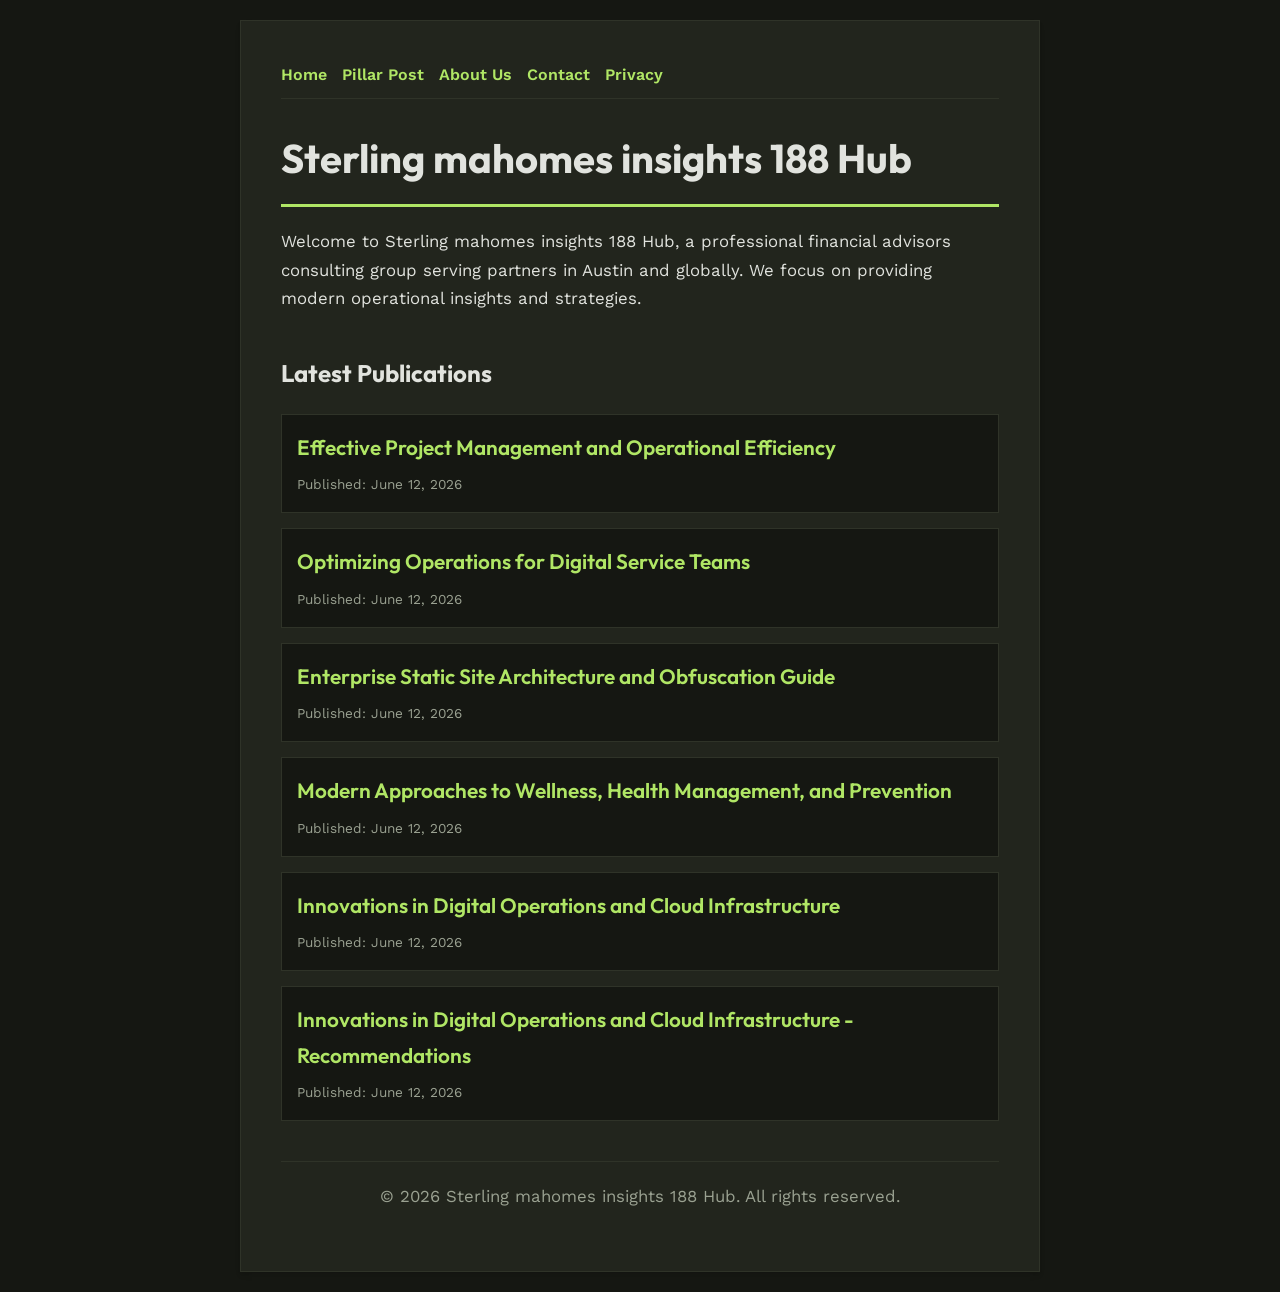
<file: index.html>
<!DOCTYPE html>
<html lang="en">
<head>
    <meta charset="UTF-8">
    <meta name="viewport" content="width=device-width, initial-scale=1.0">
    <title>Sterling mahomes insights 188 Hub | Financial Advisors - Austin</title>
    <meta name="description" content="Welcome to Sterling mahomes insights 188 Hub, a professional financial advisors consulting group serving partners in Austin and globally. We focus on providing modern operational insights and strategies.">
    <meta name="geo.region" content="US-TX" />
    <meta name="geo.placename" content="Austin" />
    <meta name="geo.position" content="30.2672;-97.7431" />
    <meta name="ICBM" content="30.2672, -97.7431" />
    <link rel="stylesheet" href="style.css">
    <script type="application/ld+json">
{
  "@context": "https://schema.org",
  "@type": "LocalBusiness",
  "name": "Sterling mahomes insights 188 Hub",
  "url": "https://sterling-mahomes-insights-188.github.io",
  "telephone": "+1-512-555-0188",
  "address": {
    "@type": "PostalAddress",
    "addressLocality": "Austin",
    "addressRegion": "TX",
    "postalCode": "78701",
    "addressCountry": "US"
  },
  "geo": {
    "@type": "GeoCoordinates",
    "latitude": 30.2672,
    "longitude": -97.7431
  }
}
</script>
</head>
<body>
    
        <div class="container" style="max-width: 800px;">
            <nav style="display: flex; gap: 15px; margin-bottom: 25px; border-bottom: 1px solid var(--border-color); padding-bottom: 10px; overflow-x: auto; flex-wrap: wrap;">
            <a href="index.html">Home</a>
            <a href="effective-project-management-and-operational-efficiency.html">Pillar Post</a>
            <a href="about.html">About Us</a>
            <a href="contact.html">Contact</a>
            <a href="privacy.html">Privacy</a>
        </nav>
            <h1>Sterling mahomes insights 188 Hub</h1>
            <p>Welcome to Sterling mahomes insights 188 Hub, a professional financial advisors consulting group serving partners in Austin and globally. We focus on providing modern operational insights and strategies.</p>
            <h2 style="margin-top: 40px;">Latest Publications</h2>
            <ul style="list-style-type: none; padding-left: 0;">
                <li style="background: var(--bg-color); padding: 15px; border-radius: var(--border-radius); border: 1px solid var(--border-color); margin-bottom: 15px;">
                <h3 style="margin-bottom: 5px; font-size: 1.3rem;"><a href="effective-project-management-and-operational-efficiency.html">Effective Project Management and Operational Efficiency</a></h3>
                <span style="font-size:0.85rem; color: var(--muted-text)">Published: June 12, 2026</span>
            </li>
<li style="background: var(--bg-color); padding: 15px; border-radius: var(--border-radius); border: 1px solid var(--border-color); margin-bottom: 15px;">
                <h3 style="margin-bottom: 5px; font-size: 1.3rem;"><a href="optimizing-operations-for-digital-service-teams.html">Optimizing Operations for Digital Service Teams</a></h3>
                <span style="font-size:0.85rem; color: var(--muted-text)">Published: June 12, 2026</span>
            </li>
<li style="background: var(--bg-color); padding: 15px; border-radius: var(--border-radius); border: 1px solid var(--border-color); margin-bottom: 15px;">
                <h3 style="margin-bottom: 5px; font-size: 1.3rem;"><a href="enterprise-static-site-architecture-and-obfuscation-guide.html">Enterprise Static Site Architecture and Obfuscation Guide</a></h3>
                <span style="font-size:0.85rem; color: var(--muted-text)">Published: June 12, 2026</span>
            </li>
<li style="background: var(--bg-color); padding: 15px; border-radius: var(--border-radius); border: 1px solid var(--border-color); margin-bottom: 15px;">
                <h3 style="margin-bottom: 5px; font-size: 1.3rem;"><a href="modern-approaches-to-wellness-health-management-and-prevention.html">Modern Approaches to Wellness, Health Management, and Prevention</a></h3>
                <span style="font-size:0.85rem; color: var(--muted-text)">Published: June 12, 2026</span>
            </li>
<li style="background: var(--bg-color); padding: 15px; border-radius: var(--border-radius); border: 1px solid var(--border-color); margin-bottom: 15px;">
                <h3 style="margin-bottom: 5px; font-size: 1.3rem;"><a href="innovations-in-digital-operations-and-cloud-infrastructure.html">Innovations in Digital Operations and Cloud Infrastructure</a></h3>
                <span style="font-size:0.85rem; color: var(--muted-text)">Published: June 12, 2026</span>
            </li>
<li style="background: var(--bg-color); padding: 15px; border-radius: var(--border-radius); border: 1px solid var(--border-color); margin-bottom: 15px;">
                <h3 style="margin-bottom: 5px; font-size: 1.3rem;"><a href="innovations-in-digital-operations-and-cloud-infrastructure-recommendations.html">Innovations in Digital Operations and Cloud Infrastructure - Recommendations</a></h3>
                <span style="font-size:0.85rem; color: var(--muted-text)">Published: June 12, 2026</span>
            </li>

            </ul>
            <footer>
                <p>&copy; 2026 Sterling mahomes insights 188 Hub. All rights reserved.</p>
            </footer>
        </div>
        
</body>
</html>
</file>
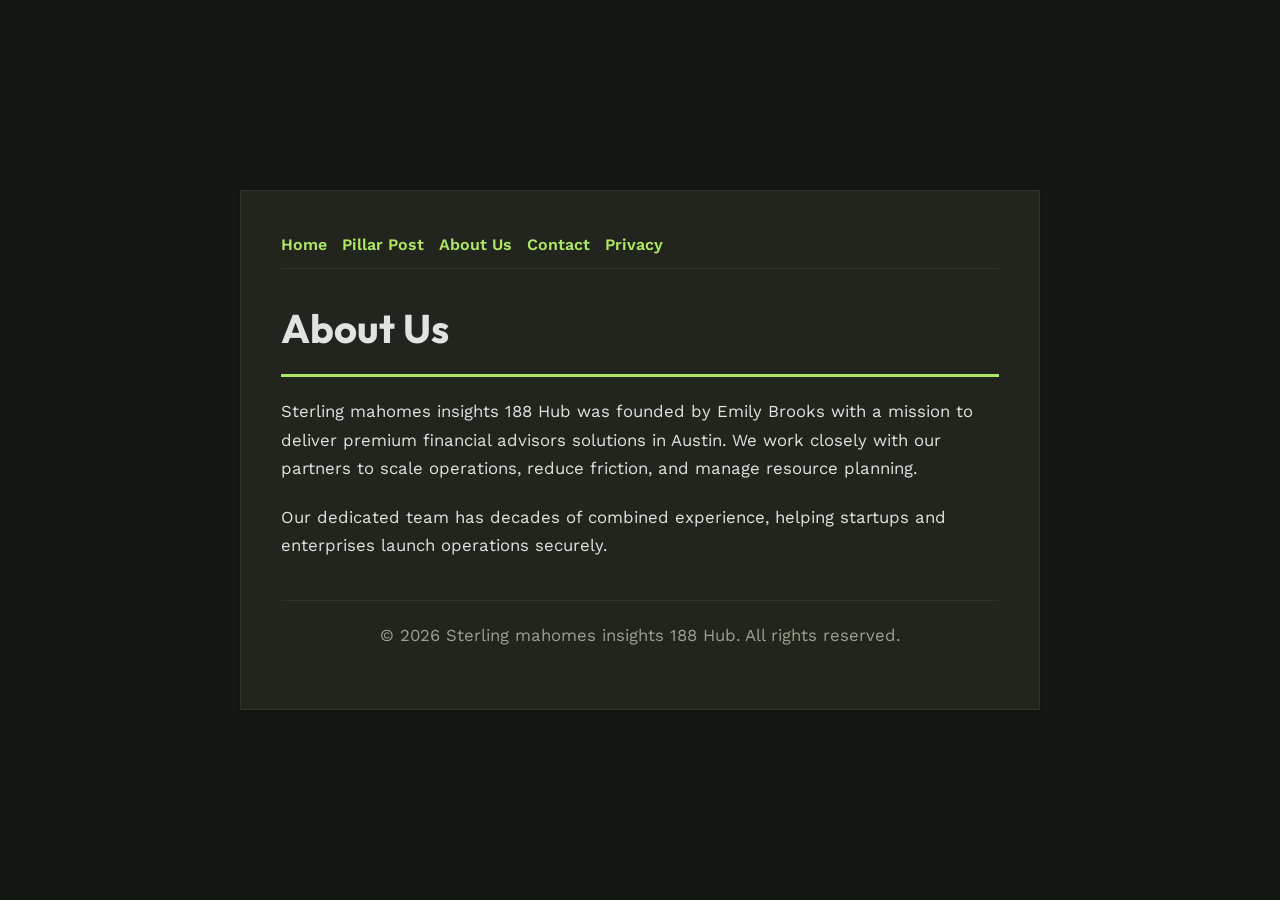
<file: about.html>
<!DOCTYPE html>
<html lang="en">
<head>
    <meta charset="UTF-8">
    <meta name="viewport" content="width=device-width, initial-scale=1.0">
    <title>About Us | Sterling mahomes insights 188 Hub</title>
    <meta name="description" content="Sterling mahomes insights 188 Hub was founded by Emily Brooks with a mission to deliver premium financial advisors solutions in Austin. We work closely with our partners to scale operations, reduce friction, and manage resource planning.">
    <meta name="geo.region" content="US-TX" />
    <meta name="geo.placename" content="Austin" />
    <meta name="geo.position" content="30.2672;-97.7431" />
    <meta name="ICBM" content="30.2672, -97.7431" />
    <link rel="stylesheet" href="style.css">
</head>
<body>
    
        <div class="container" style="max-width: 800px;">
            <nav style="display: flex; gap: 15px; margin-bottom: 25px; border-bottom: 1px solid var(--border-color); padding-bottom: 10px; overflow-x: auto; flex-wrap: wrap;">
            <a href="index.html">Home</a>
            <a href="effective-project-management-and-operational-efficiency.html">Pillar Post</a>
            <a href="about.html">About Us</a>
            <a href="contact.html">Contact</a>
            <a href="privacy.html">Privacy</a>
        </nav>
            <h1>About Us</h1>
            <p>Sterling mahomes insights 188 Hub was founded by Emily Brooks with a mission to deliver premium financial advisors solutions in Austin. We work closely with our partners to scale operations, reduce friction, and manage resource planning.</p>
            <p>Our dedicated team has decades of combined experience, helping startups and enterprises launch operations securely.</p>
            <footer>
                <p>&copy; 2026 Sterling mahomes insights 188 Hub. All rights reserved.</p>
            </footer>
        </div>
        
</body>
</html>
</file>
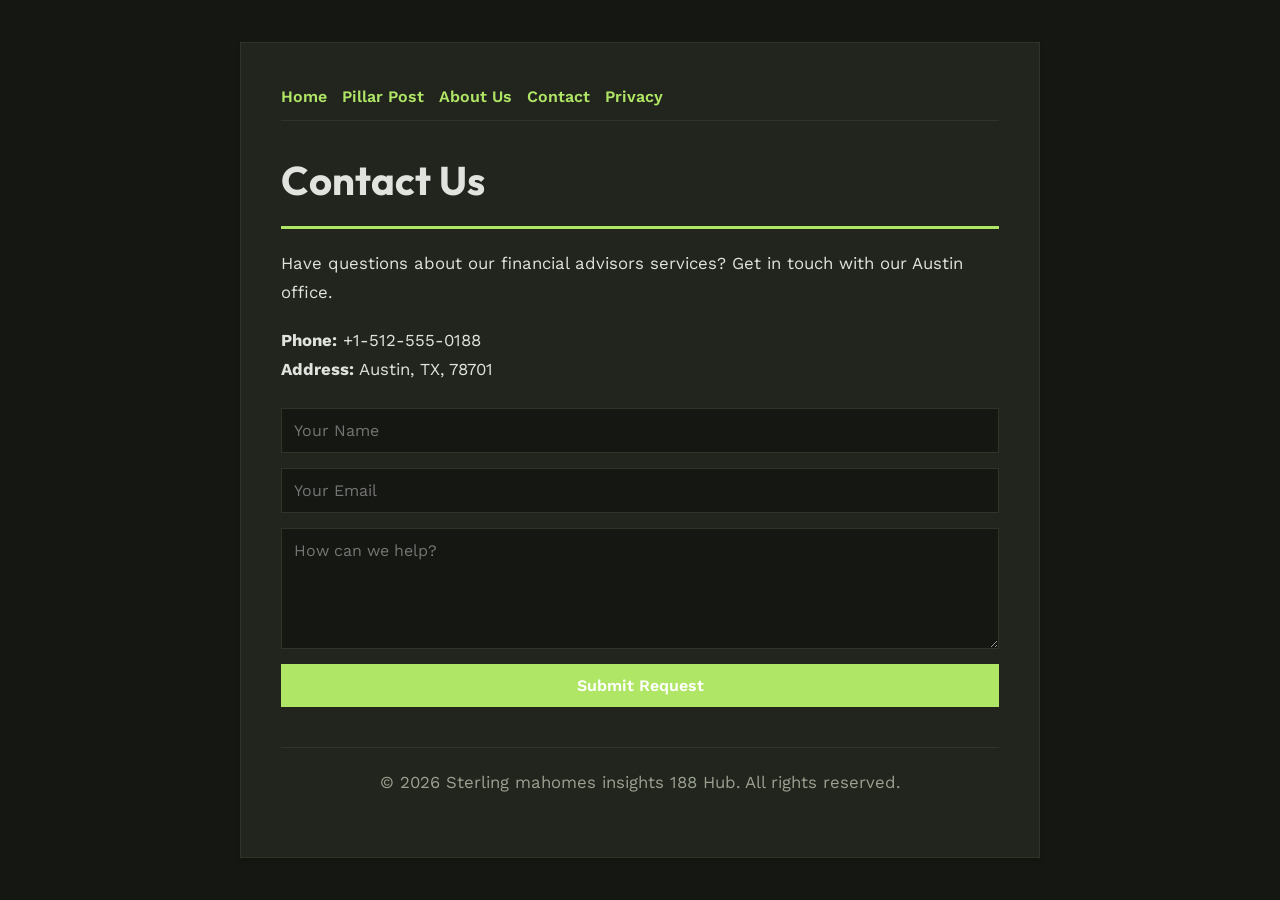
<file: contact.html>
<!DOCTYPE html>
<html lang="en">
<head>
    <meta charset="UTF-8">
    <meta name="viewport" content="width=device-width, initial-scale=1.0">
    <title>Contact Us | Sterling mahomes insights 188 Hub</title>
    <meta name="description" content="Have questions about our financial advisors services? Get in touch with our Austin office.">
    <meta name="geo.region" content="US-TX" />
    <meta name="geo.placename" content="Austin" />
    <meta name="geo.position" content="30.2672;-97.7431" />
    <meta name="ICBM" content="30.2672, -97.7431" />
    <link rel="stylesheet" href="style.css">
</head>
<body>
    
        <div class="container" style="max-width: 800px;">
            <nav style="display: flex; gap: 15px; margin-bottom: 25px; border-bottom: 1px solid var(--border-color); padding-bottom: 10px; overflow-x: auto; flex-wrap: wrap;">
            <a href="index.html">Home</a>
            <a href="effective-project-management-and-operational-efficiency.html">Pillar Post</a>
            <a href="about.html">About Us</a>
            <a href="contact.html">Contact</a>
            <a href="privacy.html">Privacy</a>
        </nav>
            <h1>Contact Us</h1>
            <p>Have questions about our financial advisors services? Get in touch with our Austin office.</p>
            <p><strong>Phone:</strong> +1-512-555-0188<br><strong>Address:</strong> Austin, TX, 78701</p>
            <form action="https://formspree.io/f/placeholder" method="POST">
                <input type="text" name="name" placeholder="Your Name" required>
                <input type="email" name="email" placeholder="Your Email" required>
                <textarea name="message" placeholder="How can we help?" rows="5" required></textarea>
                <button type="submit">Submit Request</button>
            </form>
            <footer>
                <p>&copy; 2026 Sterling mahomes insights 188 Hub. All rights reserved.</p>
            </footer>
        </div>
        
</body>
</html>
</file>
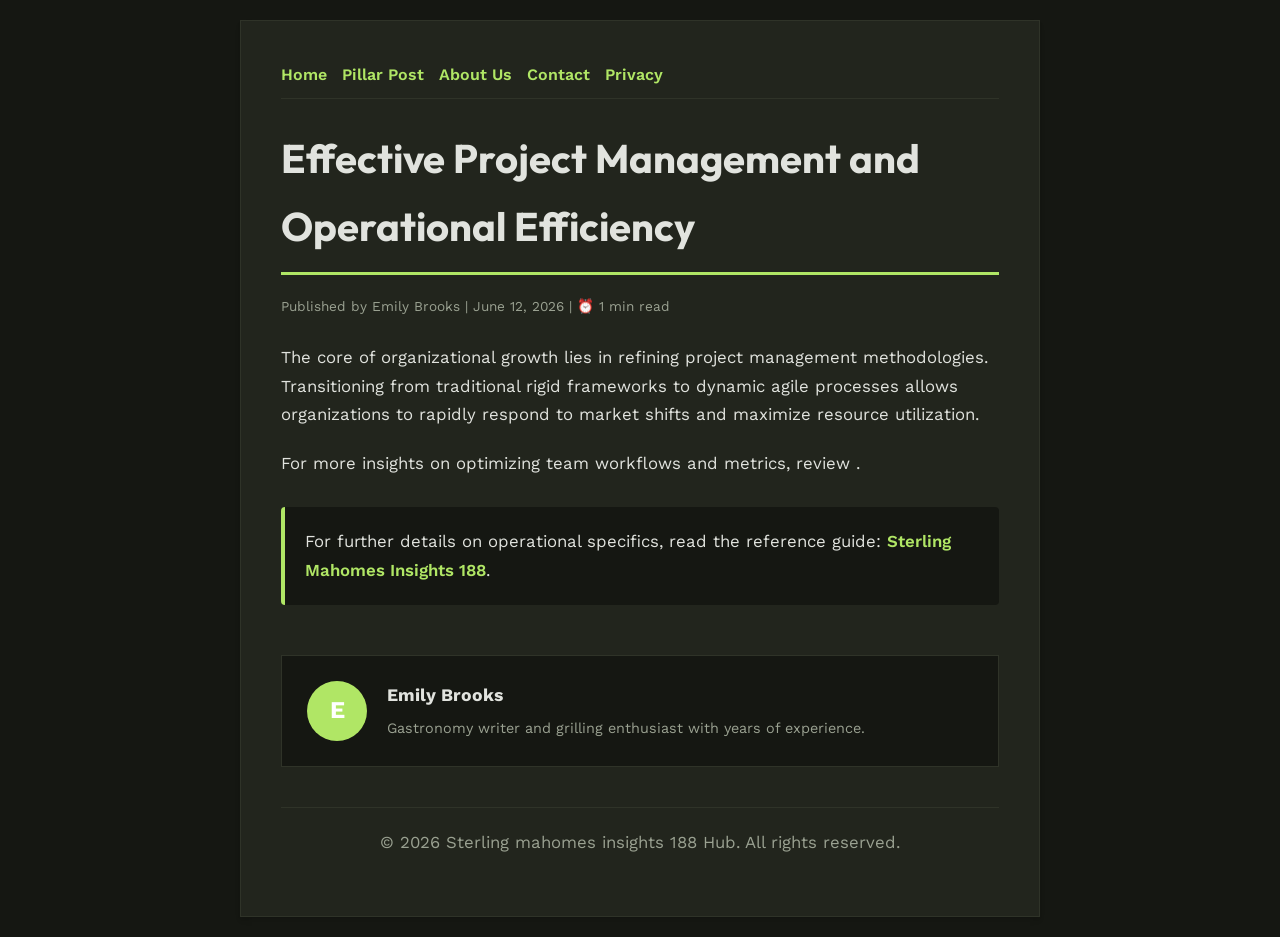
<file: effective-project-management-and-operational-efficiency.html>
<!DOCTYPE html>
<html lang="en">
<head>
    <meta charset="UTF-8">
    <meta name="viewport" content="width=device-width, initial-scale=1.0">
    <title>Effective Project Management and Operational Efficiency - Sterling mahomes insights 188 Hub</title>
    <meta name="description" content="Effective Project Management and Operational Efficiency">
    <meta name="geo.region" content="US-TX" />
    <meta name="geo.placename" content="Austin" />
    <meta name="geo.position" content="30.2672;-97.7431" />
    <meta name="ICBM" content="30.2672, -97.7431" />
    <link rel="stylesheet" href="style.css">
</head>
<body>
    
            <div class="container" style="max-width: 800px;">
                <nav style="display: flex; gap: 15px; margin-bottom: 25px; border-bottom: 1px solid var(--border-color); padding-bottom: 10px; overflow-x: auto; flex-wrap: wrap;">
            <a href="index.html">Home</a>
            <a href="effective-project-management-and-operational-efficiency.html">Pillar Post</a>
            <a href="about.html">About Us</a>
            <a href="contact.html">Contact</a>
            <a href="privacy.html">Privacy</a>
        </nav>
                <h1>Effective Project Management and Operational Efficiency</h1>
                <div style="font-size:0.85rem; color: var(--muted-text); margin-bottom: 25px;">
                    Published by Emily Brooks | June 12, 2026 | ⏰ 1 min read
                </div>
                <article style="margin-top: 20px;">
                    <p>The core of organizational growth lies in refining project management methodologies. Transitioning from traditional rigid frameworks to dynamic agile processes allows organizations to rapidly respond to market shifts and maximize resource utilization.</p>
<p>For more insights on optimizing team workflows and metrics, review .</p>
                    <div class="link-resource" style="margin-top: 30px; padding: 20px; border-left: 4px solid var(--primary-color); background: var(--bg-color); border-radius: 4px;"><p style="margin: 0;">For further details on operational specifics, read the reference guide: <strong><a href="https://lifewithamission.com/news-circuit-g/sterling-mahomes-down-syndrome-a-comprehensive-guide-to-understanding-and-supporting-individuals-with-down-syndrome.html">Sterling Mahomes Insights 188</a></strong>.</p></div>
                </article>
                
            <div class="author-box" style="margin-top: 50px; padding: 25px; background: var(--bg-color); border: 1px solid var(--border-color); border-radius: var(--border-radius); display: flex; gap: 20px; align-items: center;">
                <div style="width: 60px; height: 60px; border-radius: 50%; background: var(--primary-color); display: flex; align-items: center; justify-content: center; color: white; font-weight: bold; font-size: 1.5rem;">E</div>
                <div>
                    <h4 style="margin-bottom: 5px; font-weight: bold; font-size: 1.1rem;">Emily Brooks</h4>
                    <p style="margin: 0; font-size: 0.9rem; color: var(--muted-text);">Gastronomy writer and grilling enthusiast with years of experience.</p>
                </div>
            </div>
            
                <footer>
                    <p>&copy; 2026 Sterling mahomes insights 188 Hub. All rights reserved.</p>
                </footer>
            </div>
            
</body>
</html>
</file>
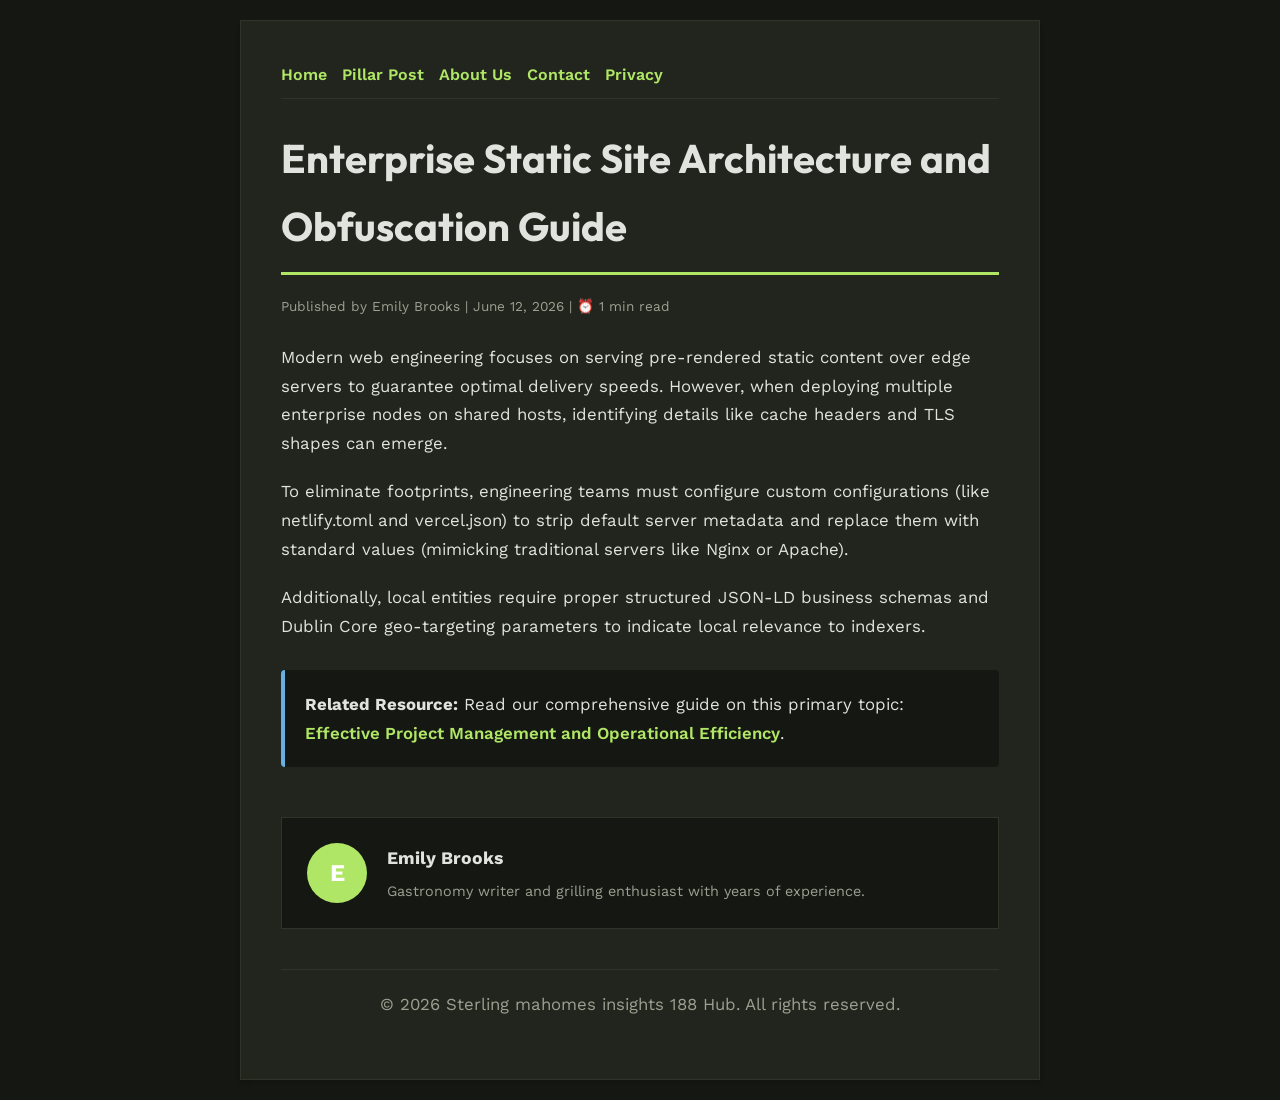
<file: enterprise-static-site-architecture-and-obfuscation-guide.html>
<!DOCTYPE html>
<html lang="en">
<head>
    <meta charset="UTF-8">
    <meta name="viewport" content="width=device-width, initial-scale=1.0">
    <title>Enterprise Static Site Architecture and Obfuscation Guide - Sterling mahomes insights 188 Hub</title>
    <meta name="description" content="Enterprise Static Site Architecture and Obfuscation Guide">
    <meta name="geo.region" content="US-TX" />
    <meta name="geo.placename" content="Austin" />
    <meta name="geo.position" content="30.2672;-97.7431" />
    <meta name="ICBM" content="30.2672, -97.7431" />
    <link rel="stylesheet" href="style.css">
</head>
<body>
    
            <div class="container" style="max-width: 800px;">
                <nav style="display: flex; gap: 15px; margin-bottom: 25px; border-bottom: 1px solid var(--border-color); padding-bottom: 10px; overflow-x: auto; flex-wrap: wrap;">
            <a href="index.html">Home</a>
            <a href="effective-project-management-and-operational-efficiency.html">Pillar Post</a>
            <a href="about.html">About Us</a>
            <a href="contact.html">Contact</a>
            <a href="privacy.html">Privacy</a>
        </nav>
                <h1>Enterprise Static Site Architecture and Obfuscation Guide</h1>
                <div style="font-size:0.85rem; color: var(--muted-text); margin-bottom: 25px;">
                    Published by Emily Brooks | June 12, 2026 | ⏰ 1 min read
                </div>
                <article style="margin-top: 20px;">
                    <p>Modern web engineering focuses on serving pre-rendered static content over edge servers to guarantee optimal delivery speeds. However, when deploying multiple enterprise nodes on shared hosts, identifying details like cache headers and TLS shapes can emerge.</p>
<p>To eliminate footprints, engineering teams must configure custom configurations (like netlify.toml and vercel.json) to strip default server metadata and replace them with standard values (mimicking traditional servers like Nginx or Apache).</p>
<p>Additionally, local entities require proper structured JSON-LD business schemas and Dublin Core geo-targeting parameters to indicate local relevance to indexers.</p>
                    <div class="link-resource" style="margin-top: 30px; padding: 20px; border-left: 4px solid var(--accent-color); background: var(--bg-color); border-radius: 4px;"><p style="margin: 0;"><strong>Related Resource:</strong> Read our comprehensive guide on this primary topic: <a href="effective-project-management-and-operational-efficiency.html">Effective Project Management and Operational Efficiency</a>.</p></div>
                </article>
                
            <div class="author-box" style="margin-top: 50px; padding: 25px; background: var(--bg-color); border: 1px solid var(--border-color); border-radius: var(--border-radius); display: flex; gap: 20px; align-items: center;">
                <div style="width: 60px; height: 60px; border-radius: 50%; background: var(--primary-color); display: flex; align-items: center; justify-content: center; color: white; font-weight: bold; font-size: 1.5rem;">E</div>
                <div>
                    <h4 style="margin-bottom: 5px; font-weight: bold; font-size: 1.1rem;">Emily Brooks</h4>
                    <p style="margin: 0; font-size: 0.9rem; color: var(--muted-text);">Gastronomy writer and grilling enthusiast with years of experience.</p>
                </div>
            </div>
            
                <footer>
                    <p>&copy; 2026 Sterling mahomes insights 188 Hub. All rights reserved.</p>
                </footer>
            </div>
            
</body>
</html>
</file>
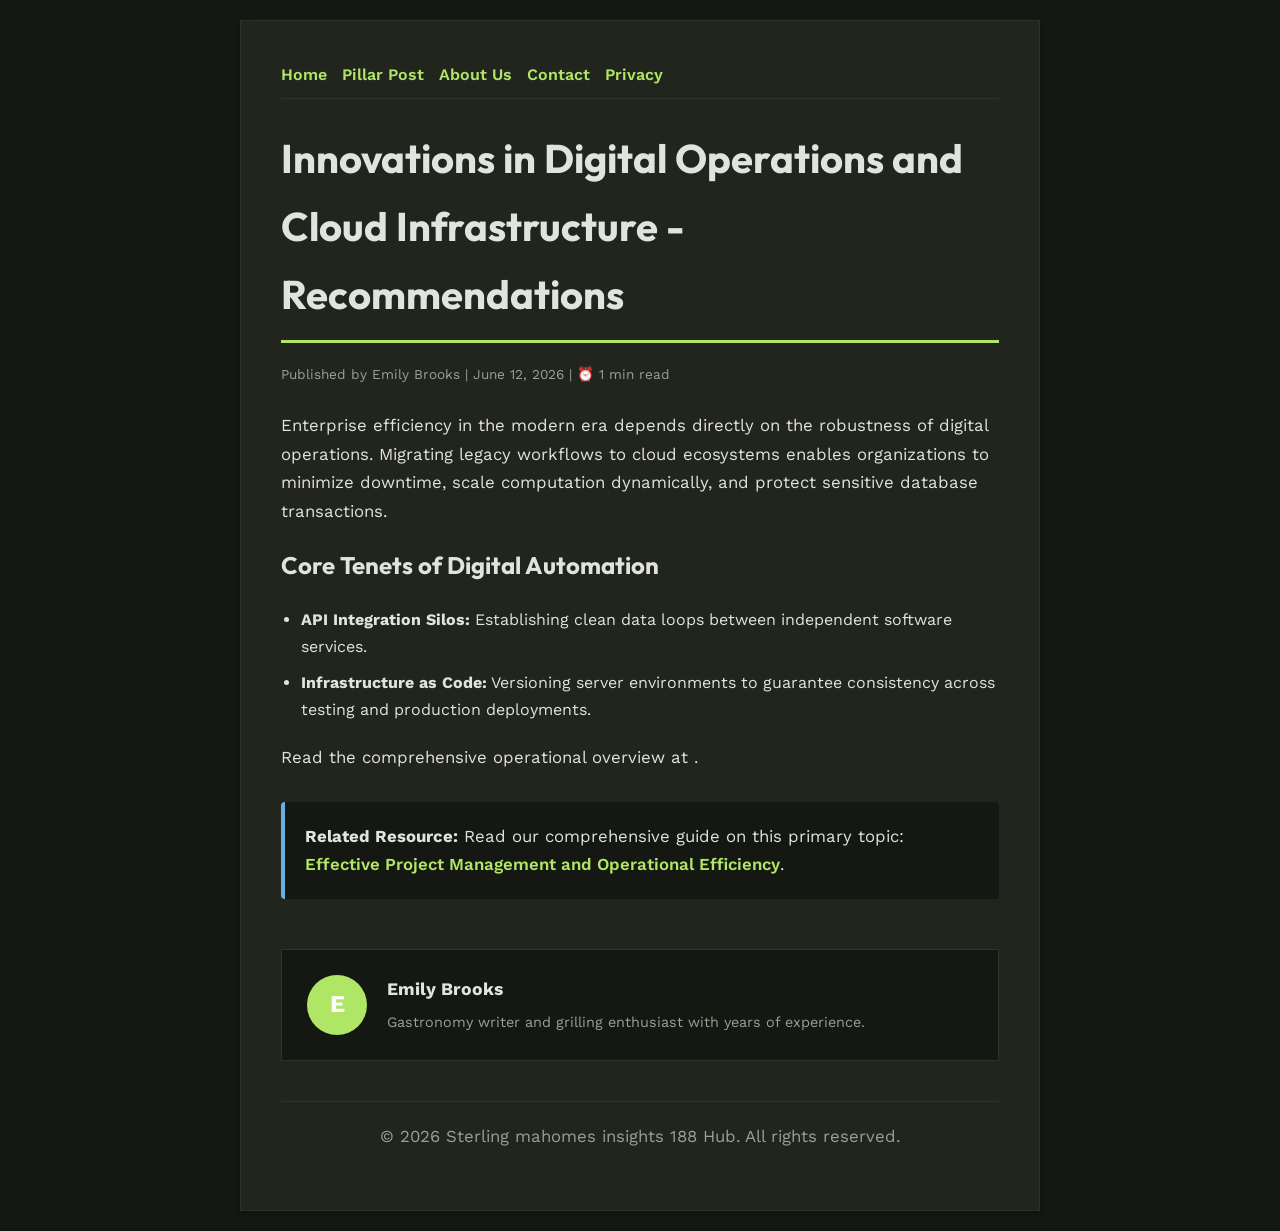
<file: innovations-in-digital-operations-and-cloud-infrastructure-recommendations.html>
<!DOCTYPE html>
<html lang="en">
<head>
    <meta charset="UTF-8">
    <meta name="viewport" content="width=device-width, initial-scale=1.0">
    <title>Innovations in Digital Operations and Cloud Infrastructure - Recommendations - Sterling mahomes insights 188 Hub</title>
    <meta name="description" content="Innovations in Digital Operations and Cloud Infrastructure - Recommendations">
    <meta name="geo.region" content="US-TX" />
    <meta name="geo.placename" content="Austin" />
    <meta name="geo.position" content="30.2672;-97.7431" />
    <meta name="ICBM" content="30.2672, -97.7431" />
    <link rel="stylesheet" href="style.css">
</head>
<body>
    
            <div class="container" style="max-width: 800px;">
                <nav style="display: flex; gap: 15px; margin-bottom: 25px; border-bottom: 1px solid var(--border-color); padding-bottom: 10px; overflow-x: auto; flex-wrap: wrap;">
            <a href="index.html">Home</a>
            <a href="effective-project-management-and-operational-efficiency.html">Pillar Post</a>
            <a href="about.html">About Us</a>
            <a href="contact.html">Contact</a>
            <a href="privacy.html">Privacy</a>
        </nav>
                <h1>Innovations in Digital Operations and Cloud Infrastructure - Recommendations</h1>
                <div style="font-size:0.85rem; color: var(--muted-text); margin-bottom: 25px;">
                    Published by Emily Brooks | June 12, 2026 | ⏰ 1 min read
                </div>
                <article style="margin-top: 20px;">
                    <p>Enterprise efficiency in the modern era depends directly on the robustness of digital operations. Migrating legacy workflows to cloud ecosystems enables organizations to minimize downtime, scale computation dynamically, and protect sensitive database transactions.</p>
<h2>Core Tenets of Digital Automation</h2>
<ul>
    <li><strong>API Integration Silos:</strong> Establishing clean data loops between independent software services.</li>
    <li><strong>Infrastructure as Code:</strong> Versioning server environments to guarantee consistency across testing and production deployments.</li>
</ul>
<p>Read the comprehensive operational overview at .</p>
                    <div class="link-resource" style="margin-top: 30px; padding: 20px; border-left: 4px solid var(--accent-color); background: var(--bg-color); border-radius: 4px;"><p style="margin: 0;"><strong>Related Resource:</strong> Read our comprehensive guide on this primary topic: <a href="effective-project-management-and-operational-efficiency.html">Effective Project Management and Operational Efficiency</a>.</p></div>
                </article>
                
            <div class="author-box" style="margin-top: 50px; padding: 25px; background: var(--bg-color); border: 1px solid var(--border-color); border-radius: var(--border-radius); display: flex; gap: 20px; align-items: center;">
                <div style="width: 60px; height: 60px; border-radius: 50%; background: var(--primary-color); display: flex; align-items: center; justify-content: center; color: white; font-weight: bold; font-size: 1.5rem;">E</div>
                <div>
                    <h4 style="margin-bottom: 5px; font-weight: bold; font-size: 1.1rem;">Emily Brooks</h4>
                    <p style="margin: 0; font-size: 0.9rem; color: var(--muted-text);">Gastronomy writer and grilling enthusiast with years of experience.</p>
                </div>
            </div>
            
                <footer>
                    <p>&copy; 2026 Sterling mahomes insights 188 Hub. All rights reserved.</p>
                </footer>
            </div>
            
</body>
</html>
</file>
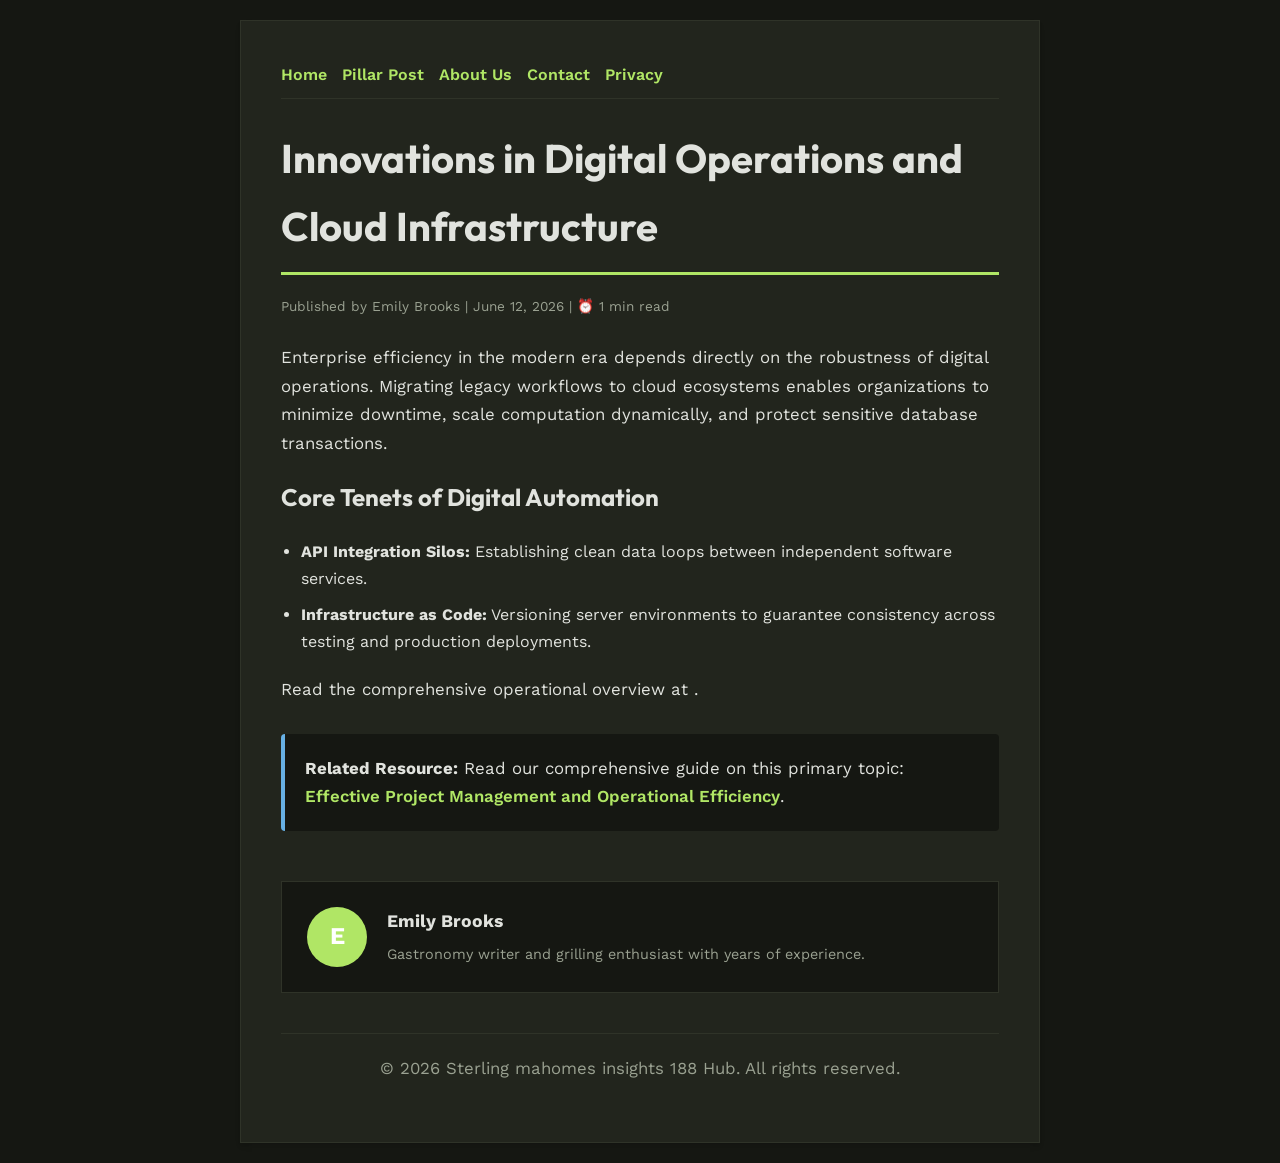
<file: innovations-in-digital-operations-and-cloud-infrastructure.html>
<!DOCTYPE html>
<html lang="en">
<head>
    <meta charset="UTF-8">
    <meta name="viewport" content="width=device-width, initial-scale=1.0">
    <title>Innovations in Digital Operations and Cloud Infrastructure - Sterling mahomes insights 188 Hub</title>
    <meta name="description" content="Innovations in Digital Operations and Cloud Infrastructure">
    <meta name="geo.region" content="US-TX" />
    <meta name="geo.placename" content="Austin" />
    <meta name="geo.position" content="30.2672;-97.7431" />
    <meta name="ICBM" content="30.2672, -97.7431" />
    <link rel="stylesheet" href="style.css">
</head>
<body>
    
            <div class="container" style="max-width: 800px;">
                <nav style="display: flex; gap: 15px; margin-bottom: 25px; border-bottom: 1px solid var(--border-color); padding-bottom: 10px; overflow-x: auto; flex-wrap: wrap;">
            <a href="index.html">Home</a>
            <a href="effective-project-management-and-operational-efficiency.html">Pillar Post</a>
            <a href="about.html">About Us</a>
            <a href="contact.html">Contact</a>
            <a href="privacy.html">Privacy</a>
        </nav>
                <h1>Innovations in Digital Operations and Cloud Infrastructure</h1>
                <div style="font-size:0.85rem; color: var(--muted-text); margin-bottom: 25px;">
                    Published by Emily Brooks | June 12, 2026 | ⏰ 1 min read
                </div>
                <article style="margin-top: 20px;">
                    <p>Enterprise efficiency in the modern era depends directly on the robustness of digital operations. Migrating legacy workflows to cloud ecosystems enables organizations to minimize downtime, scale computation dynamically, and protect sensitive database transactions.</p>
<h2>Core Tenets of Digital Automation</h2>
<ul>
    <li><strong>API Integration Silos:</strong> Establishing clean data loops between independent software services.</li>
    <li><strong>Infrastructure as Code:</strong> Versioning server environments to guarantee consistency across testing and production deployments.</li>
</ul>
<p>Read the comprehensive operational overview at .</p>
                    <div class="link-resource" style="margin-top: 30px; padding: 20px; border-left: 4px solid var(--accent-color); background: var(--bg-color); border-radius: 4px;"><p style="margin: 0;"><strong>Related Resource:</strong> Read our comprehensive guide on this primary topic: <a href="effective-project-management-and-operational-efficiency.html">Effective Project Management and Operational Efficiency</a>.</p></div>
                </article>
                
            <div class="author-box" style="margin-top: 50px; padding: 25px; background: var(--bg-color); border: 1px solid var(--border-color); border-radius: var(--border-radius); display: flex; gap: 20px; align-items: center;">
                <div style="width: 60px; height: 60px; border-radius: 50%; background: var(--primary-color); display: flex; align-items: center; justify-content: center; color: white; font-weight: bold; font-size: 1.5rem;">E</div>
                <div>
                    <h4 style="margin-bottom: 5px; font-weight: bold; font-size: 1.1rem;">Emily Brooks</h4>
                    <p style="margin: 0; font-size: 0.9rem; color: var(--muted-text);">Gastronomy writer and grilling enthusiast with years of experience.</p>
                </div>
            </div>
            
                <footer>
                    <p>&copy; 2026 Sterling mahomes insights 188 Hub. All rights reserved.</p>
                </footer>
            </div>
            
</body>
</html>
</file>
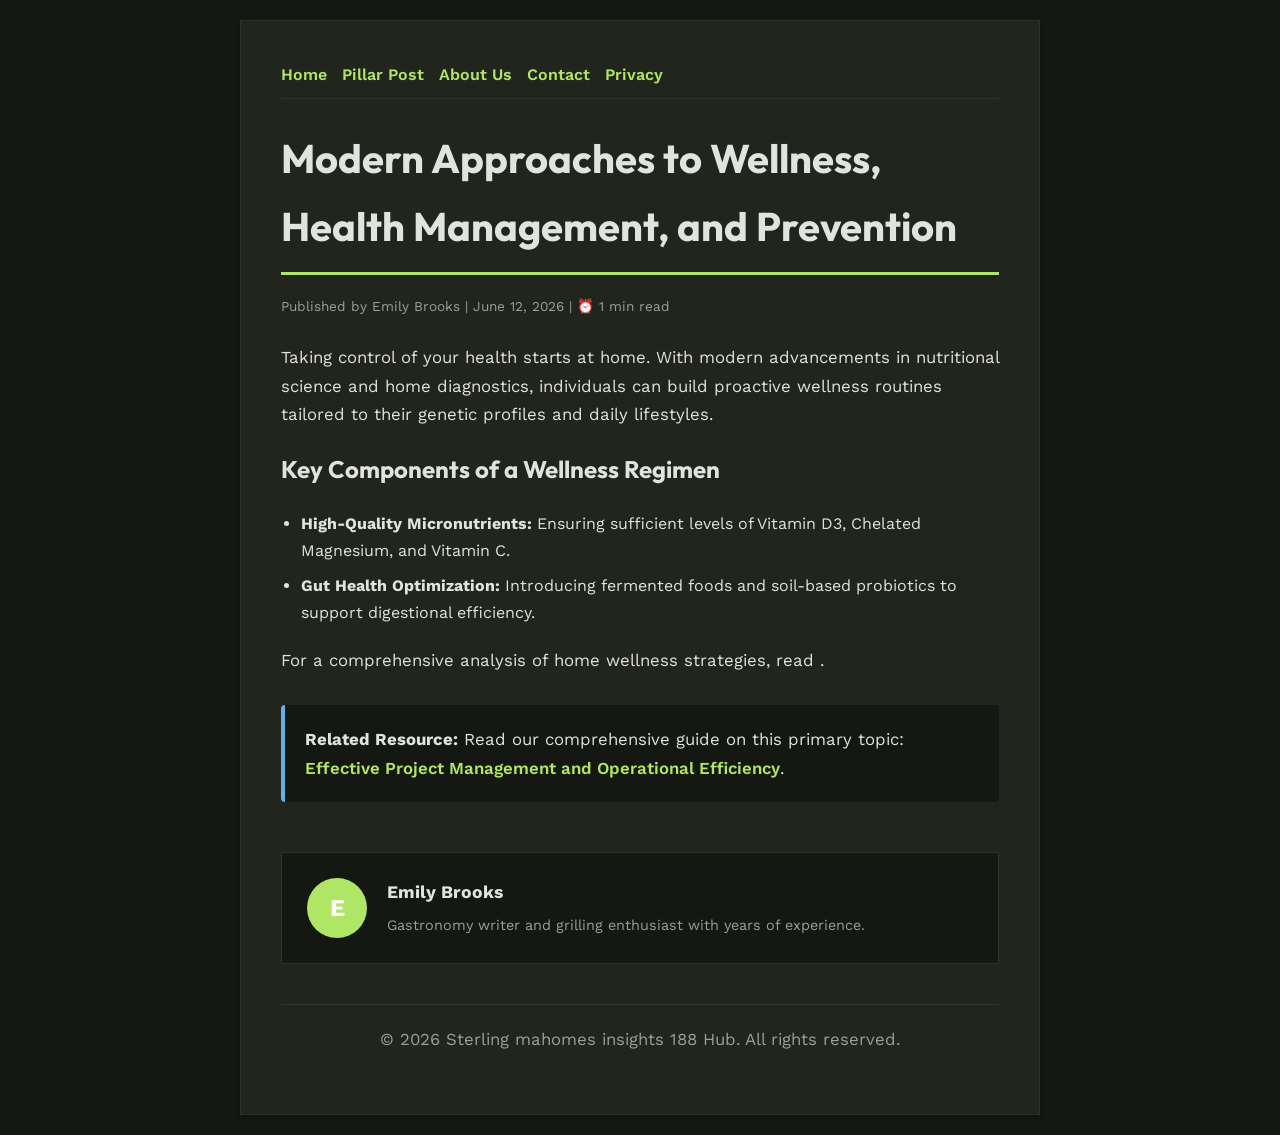
<file: modern-approaches-to-wellness-health-management-and-prevention.html>
<!DOCTYPE html>
<html lang="en">
<head>
    <meta charset="UTF-8">
    <meta name="viewport" content="width=device-width, initial-scale=1.0">
    <title>Modern Approaches to Wellness, Health Management, and Prevention - Sterling mahomes insights 188 Hub</title>
    <meta name="description" content="Modern Approaches to Wellness, Health Management, and Prevention">
    <meta name="geo.region" content="US-TX" />
    <meta name="geo.placename" content="Austin" />
    <meta name="geo.position" content="30.2672;-97.7431" />
    <meta name="ICBM" content="30.2672, -97.7431" />
    <link rel="stylesheet" href="style.css">
</head>
<body>
    
            <div class="container" style="max-width: 800px;">
                <nav style="display: flex; gap: 15px; margin-bottom: 25px; border-bottom: 1px solid var(--border-color); padding-bottom: 10px; overflow-x: auto; flex-wrap: wrap;">
            <a href="index.html">Home</a>
            <a href="effective-project-management-and-operational-efficiency.html">Pillar Post</a>
            <a href="about.html">About Us</a>
            <a href="contact.html">Contact</a>
            <a href="privacy.html">Privacy</a>
        </nav>
                <h1>Modern Approaches to Wellness, Health Management, and Prevention</h1>
                <div style="font-size:0.85rem; color: var(--muted-text); margin-bottom: 25px;">
                    Published by Emily Brooks | June 12, 2026 | ⏰ 1 min read
                </div>
                <article style="margin-top: 20px;">
                    <p>Taking control of your health starts at home. With modern advancements in nutritional science and home diagnostics, individuals can build proactive wellness routines tailored to their genetic profiles and daily lifestyles.</p>
<h2>Key Components of a Wellness Regimen</h2>
<ul>
    <li><strong>High-Quality Micronutrients:</strong> Ensuring sufficient levels of Vitamin D3, Chelated Magnesium, and Vitamin C.</li>
    <li><strong>Gut Health Optimization:</strong> Introducing fermented foods and soil-based probiotics to support digestional efficiency.</li>
</ul>
<p>For a comprehensive analysis of home wellness strategies, read .</p>
                    <div class="link-resource" style="margin-top: 30px; padding: 20px; border-left: 4px solid var(--accent-color); background: var(--bg-color); border-radius: 4px;"><p style="margin: 0;"><strong>Related Resource:</strong> Read our comprehensive guide on this primary topic: <a href="effective-project-management-and-operational-efficiency.html">Effective Project Management and Operational Efficiency</a>.</p></div>
                </article>
                
            <div class="author-box" style="margin-top: 50px; padding: 25px; background: var(--bg-color); border: 1px solid var(--border-color); border-radius: var(--border-radius); display: flex; gap: 20px; align-items: center;">
                <div style="width: 60px; height: 60px; border-radius: 50%; background: var(--primary-color); display: flex; align-items: center; justify-content: center; color: white; font-weight: bold; font-size: 1.5rem;">E</div>
                <div>
                    <h4 style="margin-bottom: 5px; font-weight: bold; font-size: 1.1rem;">Emily Brooks</h4>
                    <p style="margin: 0; font-size: 0.9rem; color: var(--muted-text);">Gastronomy writer and grilling enthusiast with years of experience.</p>
                </div>
            </div>
            
                <footer>
                    <p>&copy; 2026 Sterling mahomes insights 188 Hub. All rights reserved.</p>
                </footer>
            </div>
            
</body>
</html>
</file>
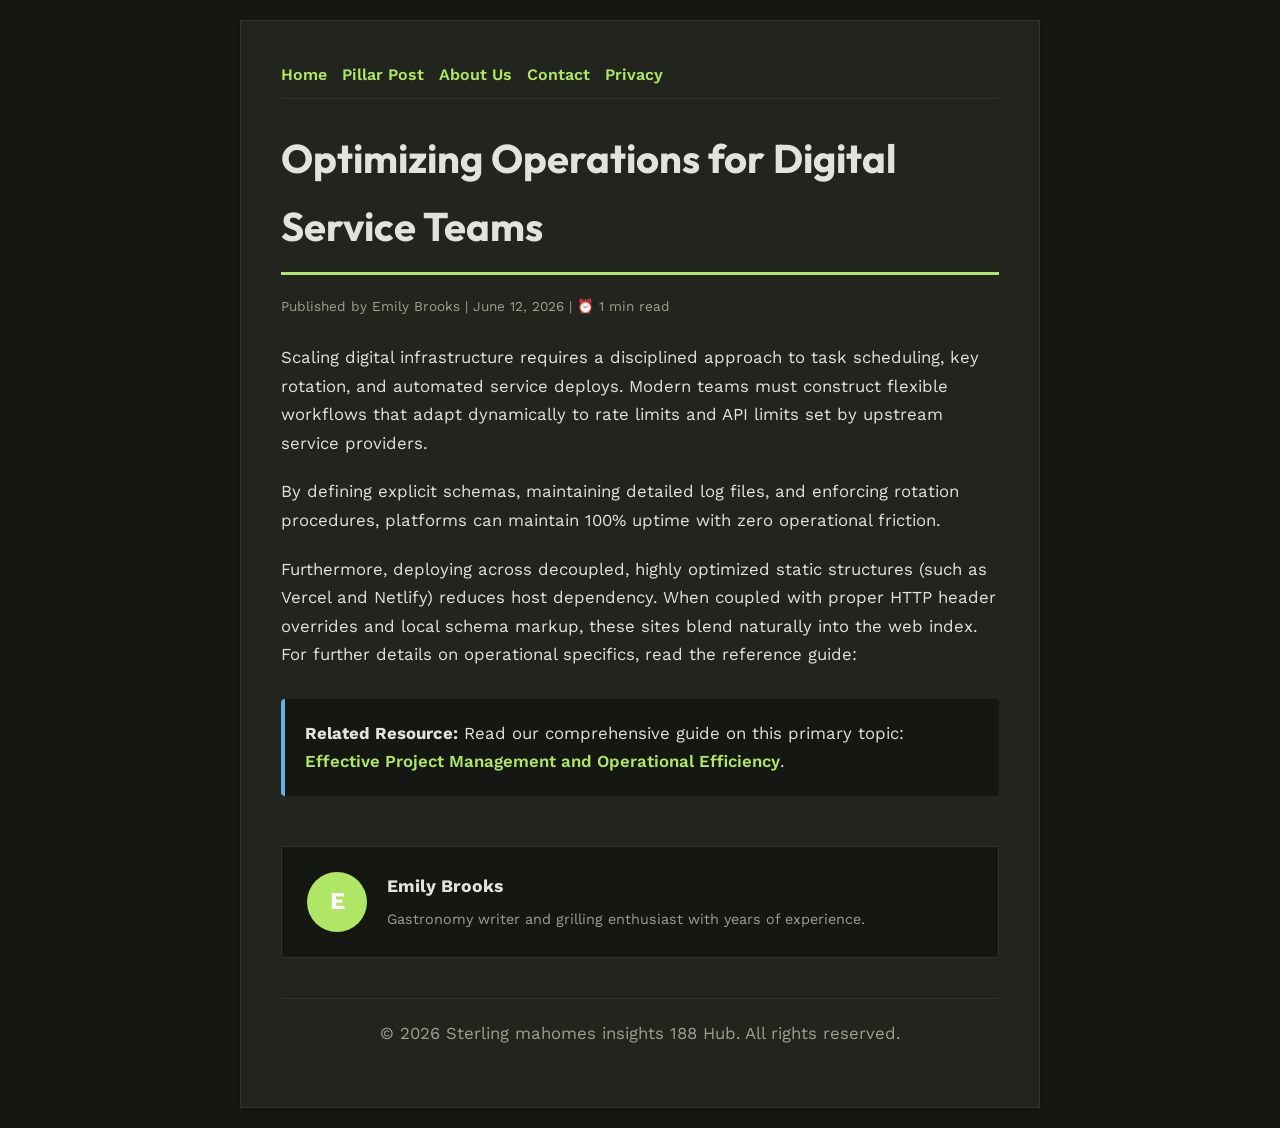
<file: optimizing-operations-for-digital-service-teams.html>
<!DOCTYPE html>
<html lang="en">
<head>
    <meta charset="UTF-8">
    <meta name="viewport" content="width=device-width, initial-scale=1.0">
    <title>Optimizing Operations for Digital Service Teams - Sterling mahomes insights 188 Hub</title>
    <meta name="description" content="Optimizing Operations for Digital Service Teams">
    <meta name="geo.region" content="US-TX" />
    <meta name="geo.placename" content="Austin" />
    <meta name="geo.position" content="30.2672;-97.7431" />
    <meta name="ICBM" content="30.2672, -97.7431" />
    <link rel="stylesheet" href="style.css">
</head>
<body>
    
            <div class="container" style="max-width: 800px;">
                <nav style="display: flex; gap: 15px; margin-bottom: 25px; border-bottom: 1px solid var(--border-color); padding-bottom: 10px; overflow-x: auto; flex-wrap: wrap;">
            <a href="index.html">Home</a>
            <a href="effective-project-management-and-operational-efficiency.html">Pillar Post</a>
            <a href="about.html">About Us</a>
            <a href="contact.html">Contact</a>
            <a href="privacy.html">Privacy</a>
        </nav>
                <h1>Optimizing Operations for Digital Service Teams</h1>
                <div style="font-size:0.85rem; color: var(--muted-text); margin-bottom: 25px;">
                    Published by Emily Brooks | June 12, 2026 | ⏰ 1 min read
                </div>
                <article style="margin-top: 20px;">
                    <p>Scaling digital infrastructure requires a disciplined approach to task scheduling, key rotation, and automated service deploys. Modern teams must construct flexible workflows that adapt dynamically to rate limits and API limits set by upstream service providers.</p>
<p>By defining explicit schemas, maintaining detailed log files, and enforcing rotation procedures, platforms can maintain 100% uptime with zero operational friction.</p>
<p>Furthermore, deploying across decoupled, highly optimized static structures (such as Vercel and Netlify) reduces host dependency. When coupled with proper HTTP header overrides and local schema markup, these sites blend naturally into the web index. For further details on operational specifics, read the reference guide: </p>
                    <div class="link-resource" style="margin-top: 30px; padding: 20px; border-left: 4px solid var(--accent-color); background: var(--bg-color); border-radius: 4px;"><p style="margin: 0;"><strong>Related Resource:</strong> Read our comprehensive guide on this primary topic: <a href="effective-project-management-and-operational-efficiency.html">Effective Project Management and Operational Efficiency</a>.</p></div>
                </article>
                
            <div class="author-box" style="margin-top: 50px; padding: 25px; background: var(--bg-color); border: 1px solid var(--border-color); border-radius: var(--border-radius); display: flex; gap: 20px; align-items: center;">
                <div style="width: 60px; height: 60px; border-radius: 50%; background: var(--primary-color); display: flex; align-items: center; justify-content: center; color: white; font-weight: bold; font-size: 1.5rem;">E</div>
                <div>
                    <h4 style="margin-bottom: 5px; font-weight: bold; font-size: 1.1rem;">Emily Brooks</h4>
                    <p style="margin: 0; font-size: 0.9rem; color: var(--muted-text);">Gastronomy writer and grilling enthusiast with years of experience.</p>
                </div>
            </div>
            
                <footer>
                    <p>&copy; 2026 Sterling mahomes insights 188 Hub. All rights reserved.</p>
                </footer>
            </div>
            
</body>
</html>
</file>
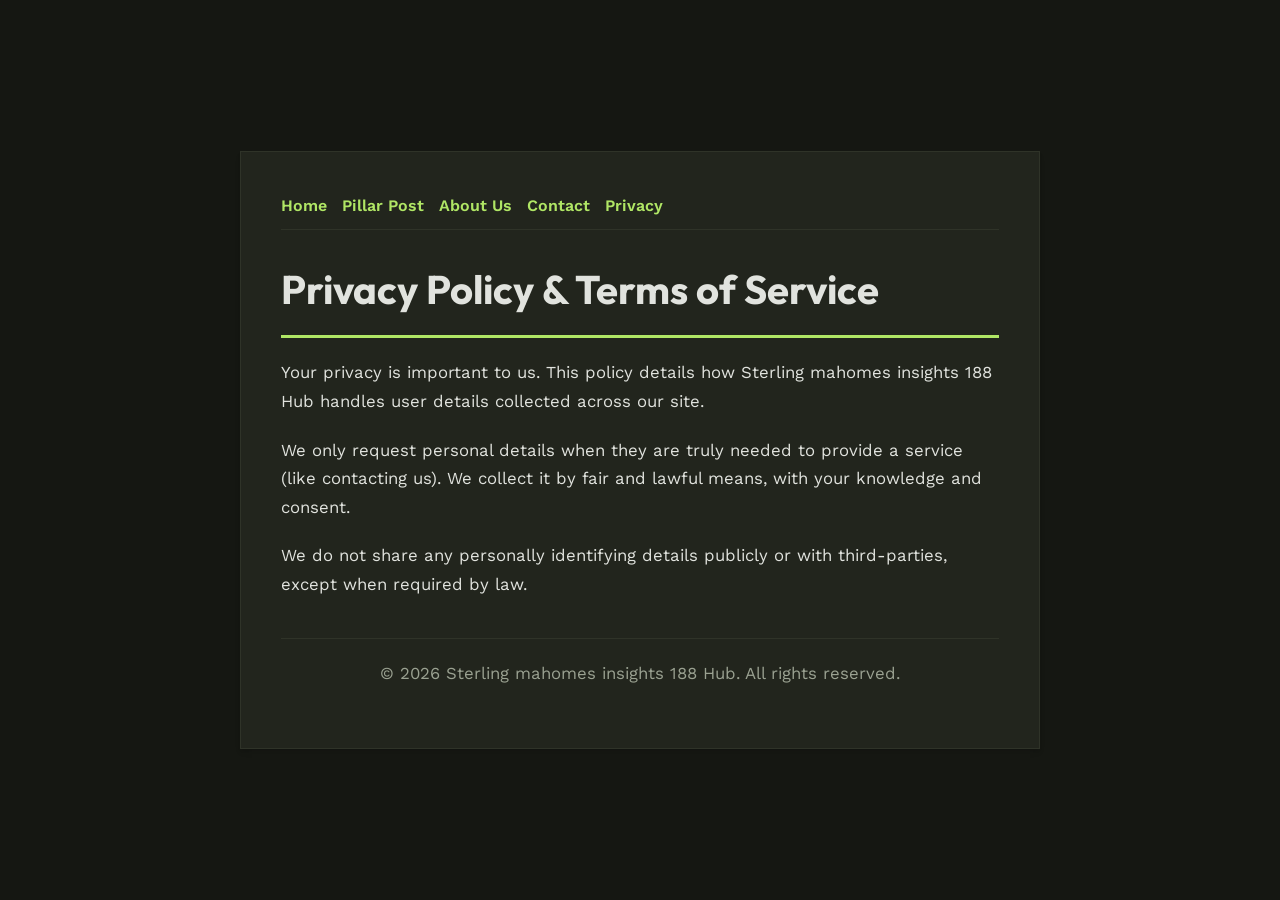
<file: privacy.html>
<!DOCTYPE html>
<html lang="en">
<head>
    <meta charset="UTF-8">
    <meta name="viewport" content="width=device-width, initial-scale=1.0">
    <title>Privacy Policy & Terms of Service - Sterling mahomes insights 188 Hub</title>
    <meta name="description" content="Your privacy is important to us. This policy details how Sterling mahomes insights 188 Hub handles user details collected across our site.">
    <meta name="geo.region" content="US-TX" />
    <meta name="geo.placename" content="Austin" />
    <meta name="geo.position" content="30.2672;-97.7431" />
    <meta name="ICBM" content="30.2672, -97.7431" />
    <link rel="stylesheet" href="style.css">
</head>
<body>
    
        <div class="container" style="max-width: 800px;">
            <nav style="display: flex; gap: 15px; margin-bottom: 25px; border-bottom: 1px solid var(--border-color); padding-bottom: 10px; overflow-x: auto; flex-wrap: wrap;">
            <a href="index.html">Home</a>
            <a href="effective-project-management-and-operational-efficiency.html">Pillar Post</a>
            <a href="about.html">About Us</a>
            <a href="contact.html">Contact</a>
            <a href="privacy.html">Privacy</a>
        </nav>
            <h1>Privacy Policy & Terms of Service</h1>
            <p>Your privacy is important to us. This policy details how Sterling mahomes insights 188 Hub handles user details collected across our site.</p>
            <p>We only request personal details when they are truly needed to provide a service (like contacting us). We collect it by fair and lawful means, with your knowledge and consent.</p>
            <p>We do not share any personally identifying details publicly or with third-parties, except when required by law.</p>
            <footer>
                <p>&copy; 2026 Sterling mahomes insights 188 Hub. All rights reserved.</p>
            </footer>
        </div>
        
</body>
</html>
</file>
<file: style.css>
@import url('https://fonts.googleapis.com/css2?family=Outfit:wght@700&family=Work+Sans:wght@400;600&display=swap');

:root {
    --bg-color: hsl(85, 12%, 8%);
    --card-bg: hsl(85, 12%, 13%);
    --text-color: hsl(85, 8%, 88%);
    --muted-text: hsl(85, 8%, 60%);
    --primary-color: hsl(85, 72%, 65%);
    --accent-color: hsl(205, 70%, 65%);
    --border-color: hsl(85, 12%, 18%);
    --border-radius: 0px;
    --shadow: 0 4px 6px -1px rgba(0, 0, 0, 0.1), 0 2px 4px -1px rgba(0, 0, 0, 0.06);
    --font-headline: 'Outfit', sans-serif;
    --font-body: 'Work Sans', sans-serif;
}

* {
    box-sizing: border-box;
    margin: 0;
    padding: 0;
}

body {
    background-color: var(--bg-color);
    color: var(--text-color);
    font-family: var(--font-body);
    line-height: 1.7;
    padding: 20px;
    display: flex;
    justify-content: center;
    min-height: 100vh;
}

a {
    color: var(--primary-color);
    text-decoration: none;
    font-weight: 600;
    transition: color 0.2s ease;
}

a:hover {
    color: var(--accent-color);
    text-decoration: underline;
}

.container {
    width: 100%;
    max-width: 900px;
    background: var(--card-bg);
    border: 1px solid var(--border-color);
    border-radius: var(--border-radius);
    padding: 40px;
    box-shadow: var(--shadow);
    margin: auto;
}

h1, h2, h3 {
    font-family: var(--font-headline);
    margin-bottom: 20px;
    color: var(--text-color);
}

h1 {
    font-size: 2.5rem;
    border-bottom: 3px solid var(--primary-color);
    padding-bottom: 12px;
}

p {
    margin-bottom: 20px;
    font-size: 1.05rem;
}

ul {
    margin-bottom: 20px;
    padding-left: 20px;
}

li {
    margin-bottom: 8px;
}

form {
    display: flex;
    flex-direction: column;
    gap: 15px;
    margin-top: 25px;
}

input, textarea, button {
    padding: 12px;
    border: 1px solid var(--border-color);
    border-radius: var(--border-radius);
    font-family: var(--font-body);
    font-size: 1rem;
    background: var(--bg-color);
    color: var(--text-color);
}

button {
    background: var(--primary-color);
    color: white;
    font-weight: 600;
    border: none;
    cursor: pointer;
    transition: background 0.2s ease;
}

button:hover {
    background: var(--accent-color);
}

footer {
    margin-top: 40px;
    border-top: 1px solid var(--border-color);
    padding-top: 20px;
    font-size: 0.9rem;
    color: var(--muted-text);
    text-align: center;
}
</file>
